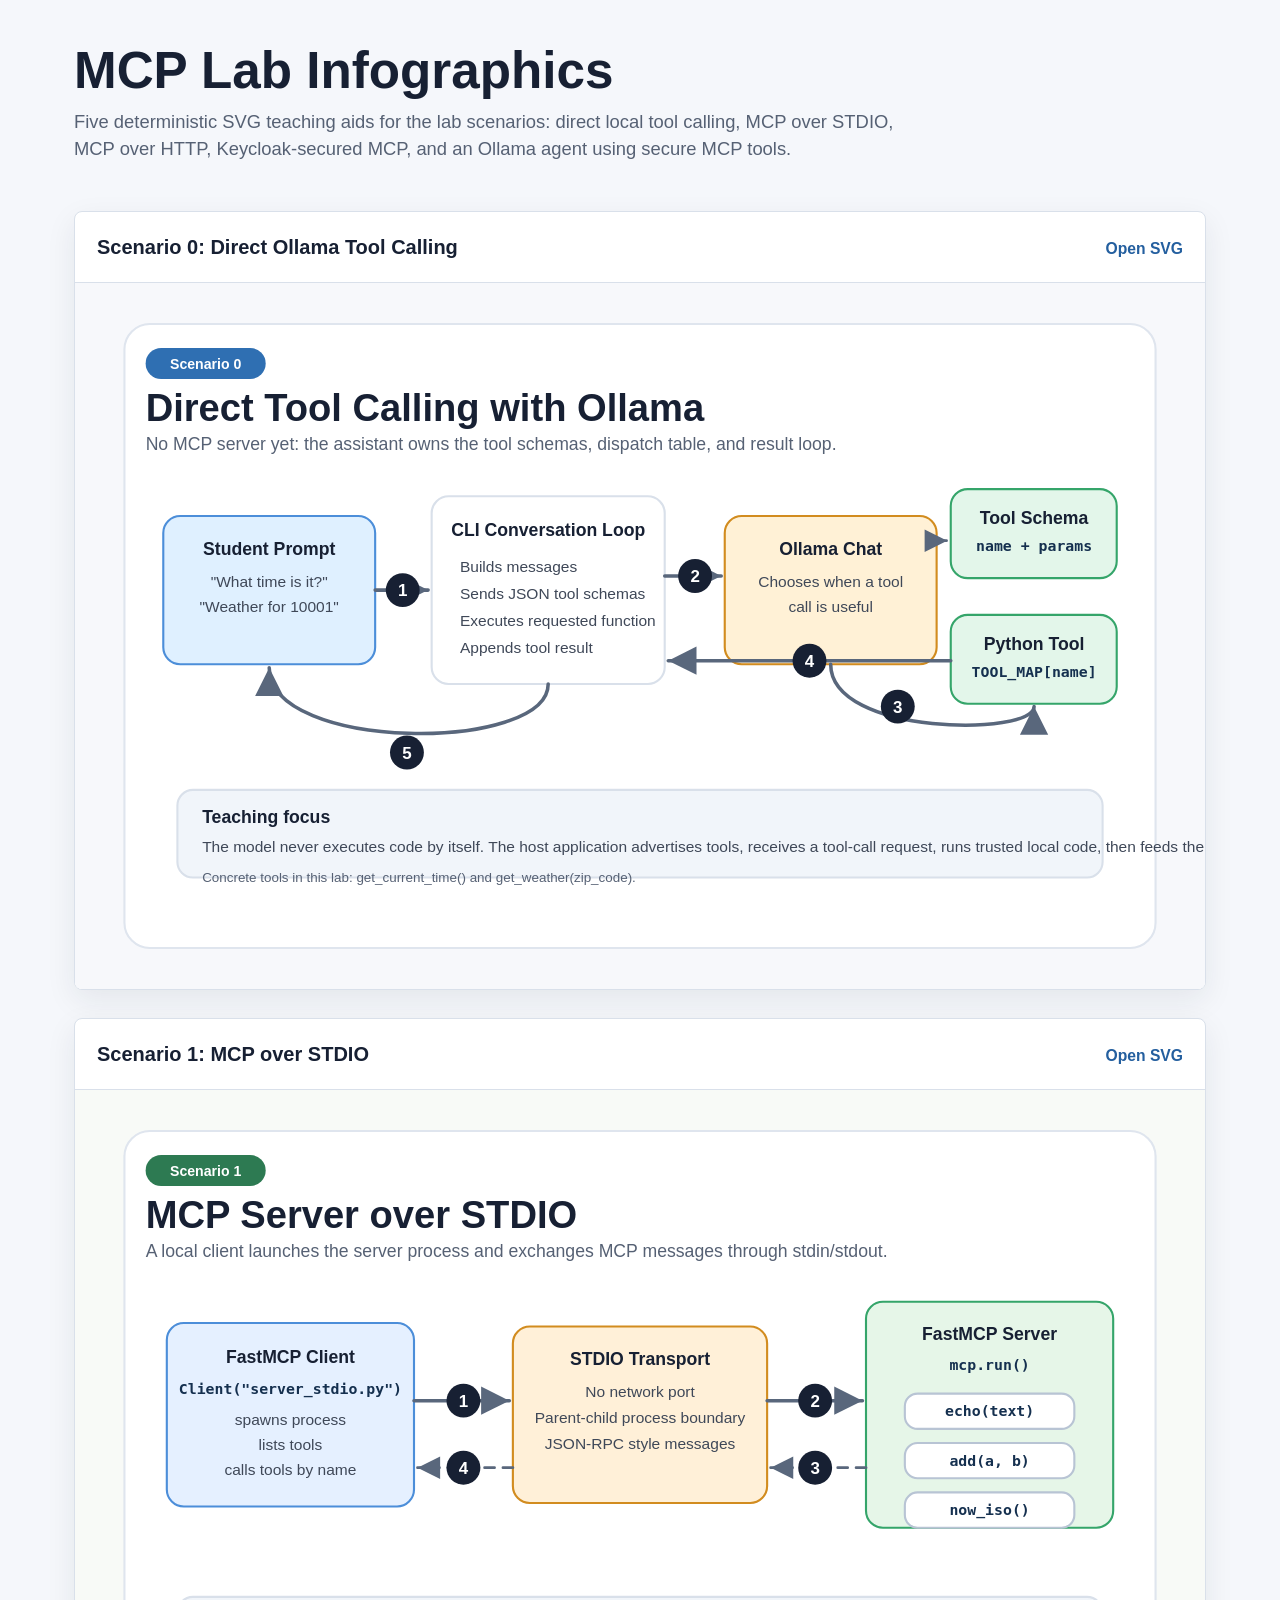
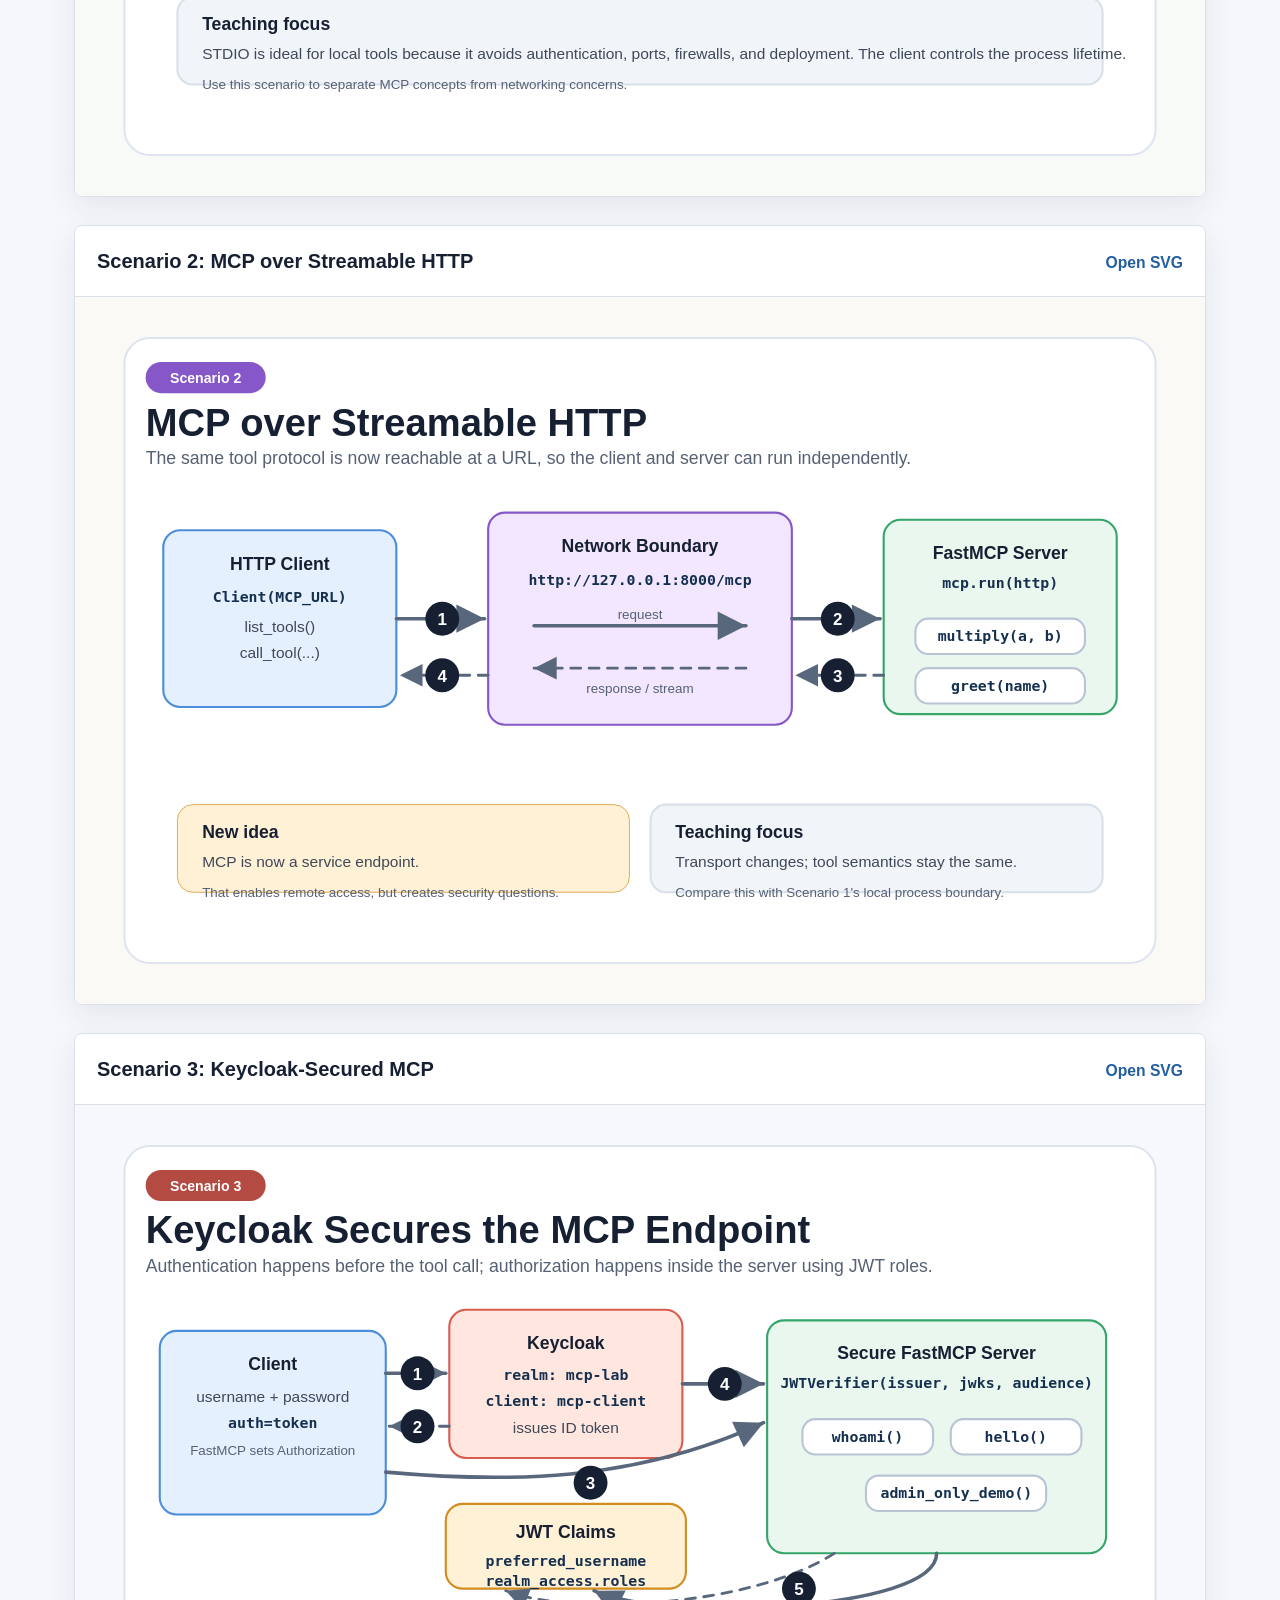
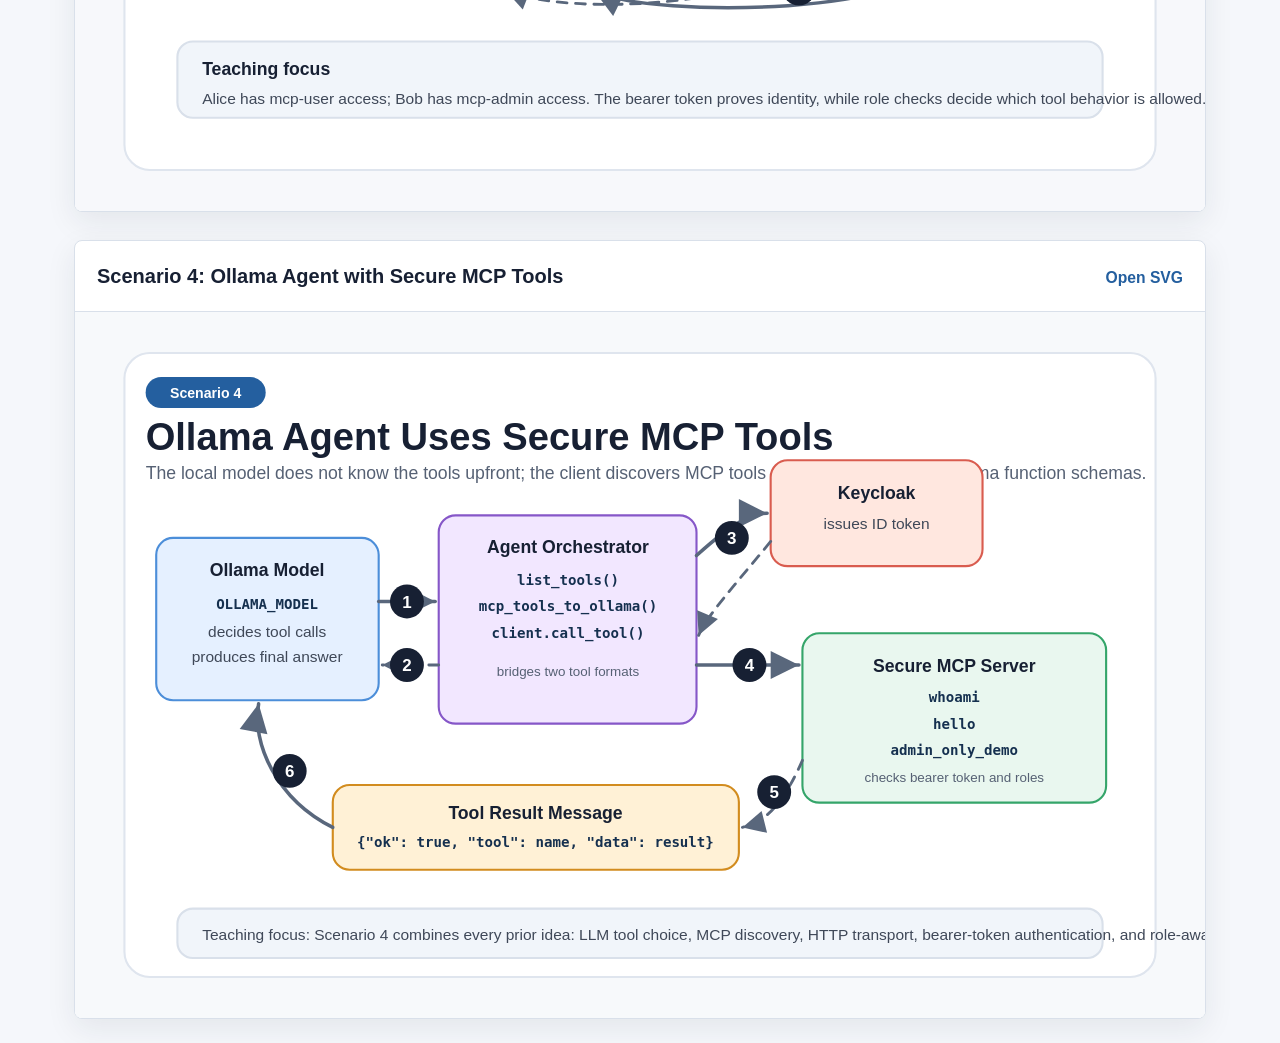
<file: lab_concepts.html>
<!DOCTYPE html>
<html lang="en">
<head>
  <meta charset="UTF-8" />
  <meta name="viewport" content="width=device-width, initial-scale=1.0" />
  <title>MCP Lab Infographics</title>
  <style>
    :root {
      --bg: #f5f7fb;
      --text: #172033;
      --muted: #566174;
      --border: #d9e0ea;
      --panel: #ffffff;
      --accent: #245f9f;
    }

    * {
      box-sizing: border-box;
    }

    body {
      margin: 0;
      background: var(--bg);
      color: var(--text);
      font-family: Arial, sans-serif;
      line-height: 1.5;
    }

    header {
      max-width: 1180px;
      margin: 0 auto;
      padding: 44px 24px 24px;
    }

    h1 {
      margin: 0 0 10px;
      font-size: clamp(2rem, 4vw, 3.5rem);
      line-height: 1.05;
    }

    .subtitle {
      max-width: 820px;
      margin: 0;
      color: var(--muted);
      font-size: 1.15rem;
    }

    main {
      display: grid;
      gap: 28px;
      max-width: 1180px;
      margin: 0 auto;
      padding: 24px;
    }

    article {
      overflow: hidden;
      background: var(--panel);
      border: 1px solid var(--border);
      border-radius: 8px;
      box-shadow: 0 10px 30px rgba(23, 32, 51, 0.08);
    }

    .info {
      display: flex;
      align-items: baseline;
      justify-content: space-between;
      gap: 18px;
      padding: 20px 22px;
      border-bottom: 1px solid var(--border);
    }

    h2 {
      margin: 0;
      font-size: 1.25rem;
    }

    .note {
      margin: 0;
      color: var(--muted);
      font-size: 0.98rem;
      text-align: right;
    }

    a {
      color: var(--accent);
      font-weight: 700;
      text-decoration: none;
    }

    a:hover {
      text-decoration: underline;
    }

    img {
      display: block;
      width: 100%;
      height: auto;
      background: #ffffff;
    }

    @media (max-width: 760px) {
      .info {
        display: block;
      }

      .note {
        margin-top: 8px;
        text-align: left;
      }
    }

    @media print {
      body {
        background: #ffffff;
      }

      header {
        display: none;
      }

      main {
        display: block;
        max-width: none;
        padding: 0;
      }

      article {
        break-after: page;
        border: 0;
        box-shadow: none;
      }

      .info {
        display: none;
      }
    }
  </style>
</head>
<body>
  <header>
    <h1>MCP Lab Infographics</h1>
    <p class="subtitle">Five deterministic SVG teaching aids for the lab scenarios: direct local tool calling, MCP over STDIO, MCP over HTTP, Keycloak-secured MCP, and an Ollama agent using secure MCP tools.</p>
  </header>

  <main>
    <article>
      <div class="info">
        <h2>Scenario 0: Direct Ollama Tool Calling</h2>
        <p class="note"><a href="assets/images/infographic0.svg">Open SVG</a></p>
      </div>
      <img src="assets/images/infographic0.svg" alt="Scenario 0 infographic: Direct Ollama tool calling" />
    </article>

    <article>
      <div class="info">
        <h2>Scenario 1: MCP over STDIO</h2>
        <p class="note"><a href="assets/images/infographic1.svg">Open SVG</a></p>
      </div>
      <img src="assets/images/infographic1.svg" alt="Scenario 1 infographic: MCP over STDIO" />
    </article>

    <article>
      <div class="info">
        <h2>Scenario 2: MCP over Streamable HTTP</h2>
        <p class="note"><a href="assets/images/infographic2.svg">Open SVG</a></p>
      </div>
      <img src="assets/images/infographic2.svg" alt="Scenario 2 infographic: MCP over streamable HTTP" />
    </article>

    <article>
      <div class="info">
        <h2>Scenario 3: Keycloak-Secured MCP</h2>
        <p class="note"><a href="assets/images/infographic3.svg">Open SVG</a></p>
      </div>
      <img src="assets/images/infographic3.svg" alt="Scenario 3 infographic: Keycloak-secured MCP" />
    </article>

    <article>
      <div class="info">
        <h2>Scenario 4: Ollama Agent with Secure MCP Tools</h2>
        <p class="note"><a href="assets/images/infographic4.svg">Open SVG</a></p>
      </div>
      <img src="assets/images/infographic4.svg" alt="Scenario 4 infographic: Ollama agent with secure MCP tools" />
    </article>
  </main>
</body>
</html>
</file>
